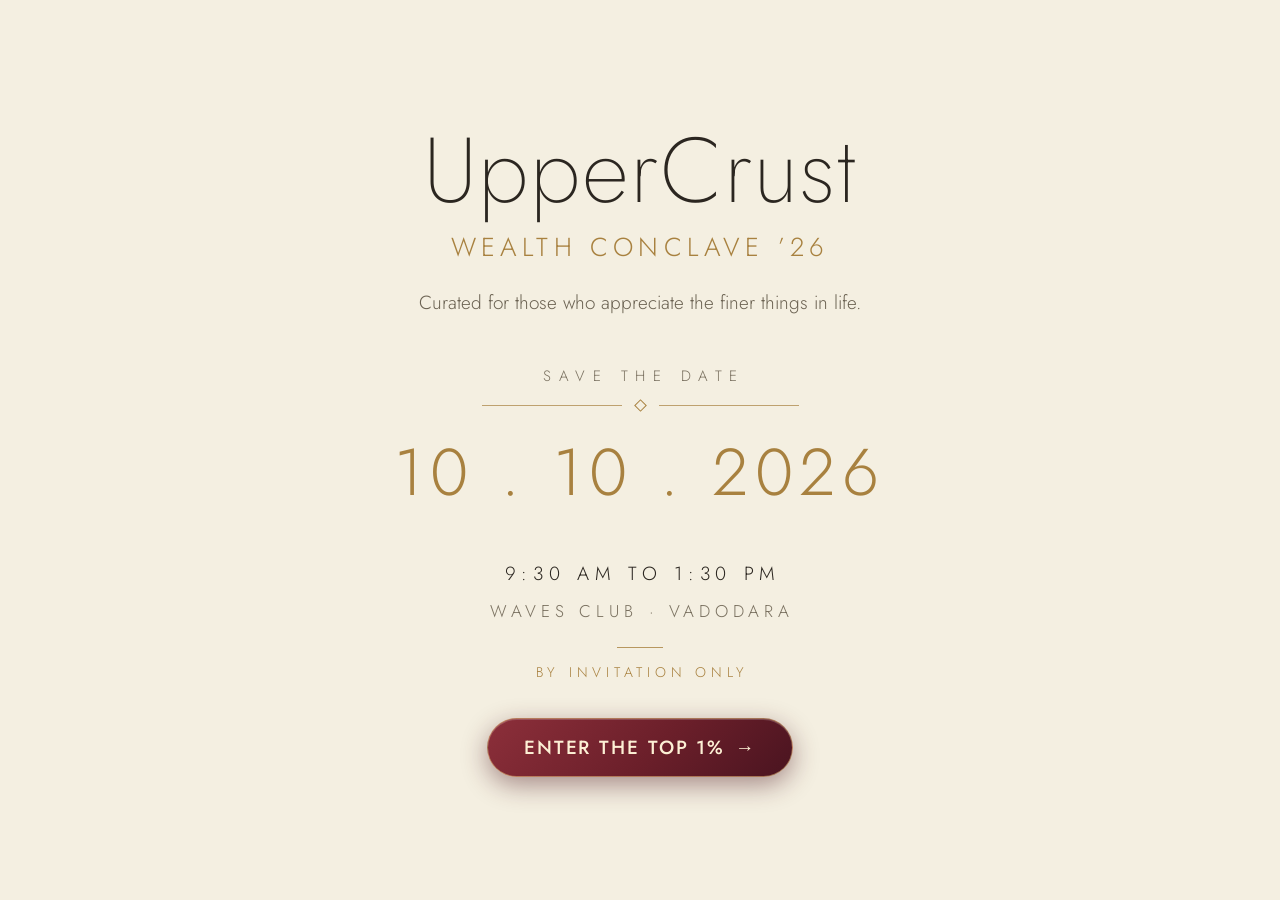
<file: index.html>
<!DOCTYPE html>
<html lang="en">
<head>
<meta charset="UTF-8">
<meta name="viewport" content="width=device-width, initial-scale=1.0">
<title>UpperCrust Wealth — The Conclave</title>
<meta name="description" content="Curated for those who appreciate the finer things in life. Vadodara, 10 October 2026.">
<link rel="preconnect" href="https://fonts.googleapis.com">
<link rel="preconnect" href="https://fonts.gstatic.com" crossorigin>
<link href="https://fonts.googleapis.com/css2?family=Jost:wght@200;300;400;500&display=swap" rel="stylesheet">
<link rel="stylesheet" href="assets/styles.css?v=7">
<style>
  /* ================= Cover (the "door") ================= */
  :root{
    --cover-bg:#f4efe1;
    --cover-ink:#2b2620;
    --cover-accent:#9c3a30;
    --cover-accent2:#6a4a8f;
    --cover-muted:#8c8375;
    --cover-line:rgba(43,38,32,.09);
  }
  html,body{background:var(--cover-bg);}
  /* While the cover/door is showing there's no vertical scrollbar reserving
     layout width — keeping 100vw and the leaves' percentage widths in exact
     agreement, which is what keeps the 4-way fold seams pixel-perfect.
     Scrolling comes back once the registration room is open (its form can
     run taller than one screen). */
  body{overflow-y:hidden;}
  body.room-open{overflow-y:auto;}

  #doorScene{position:fixed;inset:0;z-index:30;perspective:2200px;}
  .door-half{position:absolute;top:0;height:100%;width:50%;overflow:hidden;
    background:var(--cover-bg);transition:transform 2s cubic-bezier(.65,0,.35,1);}
  .door-half.door-left{left:0;}
  .door-half.door-right{right:0;}
  /* Percentage-based translate (relative to the half's OWN width, not a
     fixed px/vw value) so it slides fully clear regardless of screen
     size — including a foldable phone's screen resizing mid-transition
     when it's folded or unfolded. */
  #doorScene.open .door-left{transform:translateX(-100%);}
  #doorScene.open .door-right{transform:translateX(100%);}

  .cover-viewport{position:absolute;top:0;width:200%;height:100%;display:flex;
    align-items:center;justify-content:center;}

  .vlines{position:absolute;inset:0;pointer-events:none;}
  .vlines span{position:absolute;top:0;bottom:0;width:1px;background:var(--cover-line);}

  /* Cover typography: light geometric sans (Jost, Futura-style) on the ivory
     background, with gold accents */
  :root{--cover-gold:#a8813f;--cover-font:'Jost','Futura','Century Gothic','Avenir Next',sans-serif;}
  .cover-content{position:relative;z-index:1;text-align:center;width:100%;max-width:900px;box-sizing:border-box;padding:0 24px;
    font-family:var(--cover-font);font-weight:300;}
  .cover-title{font-family:var(--cover-font);font-weight:200;
    font-size:clamp(46px,9vw,92px);letter-spacing:.01em;color:var(--cover-ink);line-height:1.05;margin-bottom:8px;}
  .cover-subtitle{font-size:clamp(14px,2.6vw,26px);font-weight:300;letter-spacing:.2em;
    color:var(--cover-gold);margin-bottom:clamp(14px,2.4vh,26px);}
  .cover-tagline{font-size:clamp(14px,1.9vw,19px);font-weight:300;
    color:#6b6252;line-height:1.7;margin-bottom:clamp(22px,5vh,54px);}
  .cover-datewrap{margin-bottom:clamp(20px,4.5vh,46px);}
  .cover-label{font-size:clamp(11px,1.5vw,15px);letter-spacing:.5em;color:#7a7160;margin-bottom:14px;padding-left:.5em;}
  .cover-divider{display:flex;align-items:center;justify-content:center;gap:14px;margin-bottom:clamp(8px,1.6vh,16px);}
  .cover-divider span{display:block;width:clamp(50px,11vw,140px);height:1px;background:var(--cover-gold);opacity:.7;}
  .cover-divider i{display:block;width:9px;height:9px;border:1px solid var(--cover-gold);transform:rotate(45deg);}
  .cover-date{font-size:clamp(30px,6.4vw,66px);font-weight:300;letter-spacing:.1em;color:var(--cover-gold);white-space:nowrap;}
  .cover-time{font-size:clamp(13px,1.9vw,19px);letter-spacing:.3em;color:var(--cover-ink);margin-bottom:12px;padding-left:.3em;}
  .cover-venue{font-size:clamp(12px,1.7vw,17px);letter-spacing:.3em;color:#7a7160;margin-bottom:clamp(14px,2.6vh,24px);padding-left:.3em;}
  .cover-rule{width:46px;height:1px;background:var(--cover-gold);opacity:.8;margin:0 auto 14px;}
  .cover-invite{font-size:clamp(10px,1.4vw,14px);letter-spacing:.34em;color:var(--cover-gold);
    margin-bottom:clamp(20px,4vh,40px);padding-left:.34em;}

  .enter-room-link{position:relative;overflow:hidden;isolation:isolate;
    display:inline-flex;align-items:center;gap:10px;font-family:var(--cover-font);font-weight:500;
    font-size:clamp(15px,2vw,19px);letter-spacing:.1em;color:#fdf0d5;text-decoration:none;
    padding:15px 36px;border-radius:34px;border:1.5px solid rgba(230,192,127,.55);
    background:linear-gradient(135deg,#8c2f3a 0%,#6b1f2a 55%,#4a1420 100%);
    box-shadow:0 8px 26px rgba(74,20,32,.45),inset 0 1px 0 rgba(255,255,255,.18);
    transition:all .3s ease;cursor:pointer;}
  .enter-room-link::before{content:'';position:absolute;top:-60%;left:-80%;width:22%;height:220%;
    background:linear-gradient(100deg,transparent,rgba(255,224,158,.9),transparent);
    transform:rotate(20deg);animation:enter-shine 3s ease-in-out infinite;pointer-events:none;}
  @keyframes enter-shine{
    0%{left:-80%;}
    50%{left:130%;}
    100%{left:130%;}
  }
  .enter-room-link:hover,.enter-room-link.hovering{gap:16px;
    transform:translateY(-3px);filter:brightness(1.1);
    box-shadow:0 14px 34px rgba(74,20,32,.6),inset 0 1px 0 rgba(255,255,255,.22);}
  .enter-room-link:active{transform:translateY(-1px);}
  .enter-arrow{display:inline-block;transition:transform .3s ease;position:relative;z-index:1;}
  .enter-room-link:hover .enter-arrow,.enter-room-link.hovering .enter-arrow{transform:translateX(5px);}

  /* After a registration the CTA is replaced by the confirmation note */
  body.registered .enter-room-link{display:none;}
  .await-confirm{display:none;margin-top:6px;font-family:var(--cover-font);font-weight:300;
    font-size:clamp(13px,1.8vw,17px);letter-spacing:.06em;color:#6b6252;}
  body.registered .await-confirm{display:block;}


  /* ================= Room (registration) ================= */
  #room{visibility:hidden;}
  #room.visible{visibility:visible;}

  .form-card{width:100%;max-width:520px;padding:40px 38px;}
  .form-header{text-align:center;margin-bottom:22px;}
  .form-header h2{font-size:22px;color:var(--gold-text);letter-spacing:.5px;margin-bottom:8px;}
  .form-header p{font-size:12.5px;color:var(--text-dim);line-height:1.6;}

  .step-progress{margin-bottom:26px;}
  .step-progress-track{height:5px;background:rgba(125,87,38,.15);border-radius:3px;overflow:hidden;}
  .step-progress-fill{height:100%;width:12.5%;border-radius:3px;
    background:linear-gradient(90deg,var(--gold-2),var(--gold-3));transition:width .45s ease;}
  .step-progress-label{margin-top:7px;font-size:11px;letter-spacing:.5px;color:var(--text-faint);text-align:right;}

  .input-group{margin-bottom:15px;text-align:left;}
  .input-group label{display:block;font-size:12.5px;font-weight:600;letter-spacing:.6px;line-height:1.4;color:#2b2417;
    margin-bottom:6px;text-transform:uppercase;}
  .input-group input,.input-group select,.input-group textarea{
    width:100%;padding:12px 14px;background:linear-gradient(135deg,#f7ecd3,#f0dfb8);
    border:1px solid rgba(168,118,60,.4);
    border-radius:8px;color:#000;font-size:13.5px;outline:none;transition:all .25s ease;font-family:inherit;}
  .input-group input::placeholder,.input-group textarea::placeholder{color:rgba(0,0,0,.55);}
  .input-group textarea{resize:vertical;min-height:70px;}
  .input-group select option{background:#f7ecd3;color:#000;}
  .input-group input:focus,.input-group select:focus,.input-group textarea:focus{
    border-color:var(--gold-4);box-shadow:0 0 10px rgba(168,118,60,.3);background:linear-gradient(135deg,#fbf5e6,#f5e6c4);}

  .hp{position:absolute;left:-9999px;top:-9999px;opacity:0;height:0;width:0;overflow:hidden;}

  .form-step{display:none;}
  .form-step.active{display:block;animation:step-in .4s ease;}
  @keyframes step-in{
    from{opacity:0;transform:translateX(18px);}
    to{opacity:1;transform:translateX(0);}
  }
  .step-nav{display:flex;gap:10px;margin-top:6px;}
  .step-back-btn{flex:0 0 auto;}
  .step-next-btn{flex:1;}

  .submit-btn{width:100%;border-radius:8px;font-size:13px;letter-spacing:1px;margin-top:0;}
  .submit-btn[disabled]{cursor:wait;}
  .check-group{display:flex;flex-direction:column;gap:8px;}
  .input-group .check-group label.check-opt{display:flex;align-items:center;gap:12px;margin:0;padding:11px 14px;
    text-transform:none;letter-spacing:0;font-size:13.5px;font-weight:400;line-height:1.35;color:#2b2417;cursor:pointer;
    background:linear-gradient(135deg,#f7ecd3,#f0dfb8);border:1px solid rgba(168,118,60,.4);border-radius:8px;transition:all .2s ease;}
  .input-group .check-group label.check-opt:hover{background:linear-gradient(135deg,#fbf5e6,#f5e6c4);}
  .input-group .check-group label.check-opt:has(input:checked){border-color:var(--gold-4);background:linear-gradient(135deg,#fbf1d6,#f2dca6);box-shadow:0 0 8px rgba(168,118,60,.25);}
  .input-group .check-opt input[type=checkbox]{flex:none;width:18px;height:18px;padding:0;margin:0;background:none;box-shadow:none;border-radius:4px;accent-color:#a8813f;}
  .check-hint{font-size:11px;color:#7a7160;margin:-2px 0 8px;}
  .reveal-block{display:none;}
  .reveal-block.show{display:block;animation:revealIn .35s ease both;}
  @keyframes revealIn{from{opacity:0;transform:translateY(-6px);}to{opacity:1;transform:none;}}
  .step-next-btn{border-radius:8px;font-size:13px;letter-spacing:1px;padding:12px 20px;}

  .back-link{display:block;text-align:center;margin-top:18px;font-size:12px;color:var(--text-faint);
    text-decoration:none;cursor:pointer;}
  .back-link:hover{color:var(--gold-text);}

  .result-msg{display:none;text-align:center;font-size:13px;margin-top:14px;line-height:1.6;padding:12px;border-radius:8px;}
  .result-msg.success{color:#166534;background:rgba(74,222,128,.12);border:1px solid rgba(74,222,128,.3);}
  .result-msg.error{color:#991b1b;background:rgba(248,113,113,.1);border:1px solid rgba(248,113,113,.3);}

  #regForm.submitted .form-step,
  #regForm.submitted .step-progress,
  #regForm.submitted .back-link{display:none;}
  .submitted-panel{display:none;text-align:center;}
  #regForm.submitted .submitted-panel{display:block;}
  .submitted-panel .check{font-size:40px;color:var(--gold-text);margin-bottom:10px;}
  .submitted-panel h3{font-size:19px;color:var(--gold-text);margin-bottom:10px;letter-spacing:.3px;}
  .submitted-panel p{font-size:13px;color:var(--text-dim);line-height:1.7;}

  .coin-shower{position:fixed;inset:0;z-index:60;pointer-events:none;overflow:hidden;}
  .shower-coin{position:absolute;top:-40px;border-radius:50%;
    background:radial-gradient(circle at 30% 26%,
      #fffaea 0%, #fff0bd 10%, #f6d383 26%, #e0ab5c 44%,
      #c1893f 62%, #96692a 80%, #6e4c1c 94%, #52380f 100%);
    box-shadow:
      0 4px 8px rgba(50,32,8,.5),
      0 1px 0 1px rgba(120,80,25,.6),
      inset 0 2px 2px rgba(255,255,255,.85),
      inset 0 -3px 4px rgba(70,45,12,.65);
    animation-name:coin-fall;animation-timing-function:ease-in;animation-fill-mode:forwards;}
  .shower-coin::after{content:'';position:absolute;inset:16%;border-radius:50%;
    border:1px solid rgba(255,248,220,.5);
    box-shadow:inset 0 1px 1px rgba(255,255,255,.55),inset 0 -1px 2px rgba(60,38,10,.55);}
  @keyframes coin-fall{
    0%{transform:translateY(-10vh) rotate(0deg);opacity:0;}
    8%{opacity:1;}
    100%{transform:translateY(110vh) rotate(var(--rot));opacity:1;}
  }
  .thanks-overlay{position:fixed;inset:0;z-index:59;display:flex;flex-direction:column;align-items:center;justify-content:center;
    text-align:center;padding:0 24px;pointer-events:none;opacity:0;background:var(--cover-bg);
    font-family:var(--cover-font);transition:opacity 1s ease;}
  .thanks-overlay.show{opacity:1;transition:opacity 1.6s ease;}
  .thanks-overlay .thanks-text{font-family:var(--cover-font);font-weight:200;font-size:clamp(34px,7vw,64px);letter-spacing:.25em;
    text-transform:uppercase;color:#2a2620;padding-left:.25em;
    opacity:0;transform:scale(.92);transition:opacity .8s ease,transform .8s cubic-bezier(.2,.8,.2,1);}
  .thanks-overlay .thanks-sub{margin-top:18px;font-weight:300;font-size:clamp(13px,2.4vw,18px);letter-spacing:.06em;
    color:#5c5548;line-height:1.6;max-width:32em;opacity:0;transition:opacity .8s ease;}
  .thanks-overlay.show .thanks-text{opacity:1;transform:scale(1);transition-delay:.9s;}
  .thanks-overlay.show .thanks-sub{opacity:1;transition-delay:1.4s;}
</style>
</head>
<body>

  <!-- ================= The room: registration wizard, hidden behind the door ================= -->
  <div id="room">
    <div id="wave-bg">
      <svg viewBox="0 0 1440 800" preserveAspectRatio="none" xmlns="http://www.w3.org/2000/svg">
        <defs>
          <linearGradient id="wg1" x1="0" y1="0" x2="1" y2="1">
            <stop offset="0%" stop-color="#fffdf8"/>
            <stop offset="100%" stop-color="#f2ddac"/>
          </linearGradient>
          <linearGradient id="wg2" x1="0" y1="0" x2="1" y2="1">
            <stop offset="0%" stop-color="#eec583"/>
            <stop offset="100%" stop-color="#c89a56"/>
          </linearGradient>
          <linearGradient id="wg3" x1="0" y1="0" x2="1" y2="1">
            <stop offset="0%" stop-color="#dcab5e"/>
            <stop offset="100%" stop-color="#b3823c"/>
          </linearGradient>
          <linearGradient id="wg4" x1="0" y1="0" x2="1" y2="1">
            <stop offset="0%" stop-color="#a8763c"/>
            <stop offset="100%" stop-color="#7d5726"/>
          </linearGradient>
        </defs>
        <path class="wv1" fill="url(#wg1)" opacity="0.9" d="M0,240 C240,170 480,310 720,240 C960,170 1200,310 1440,240 L1440,800 L0,800 Z"/>
        <path class="wv2" fill="url(#wg2)" opacity="0.85" d="M0,370 C260,300 420,440 680,380 C920,320 1180,460 1440,390 L1440,800 L0,800 Z"/>
        <path class="wv3" fill="url(#wg3)" opacity="0.82" d="M0,510 C240,590 480,450 720,510 C960,570 1200,430 1440,500 L1440,800 L0,800 Z"/>
        <path class="wv4" fill="url(#wg4)" opacity="0.8" d="M0,650 C260,580 480,700 740,650 C980,605 1200,715 1440,660 L1440,800 L0,800 Z"/>
      </svg>
    </div>

    <div class="content-overlay">
      <nav>
        <div class="nav-logo"><img src="assets/ucw-logo.png" alt="UpperCrust Wealth"></div>
        <div class="nav-links">
          <a class="link-ghost" id="navCloseLink" href="#">← Back to Overview</a>
        </div>
      </nav>

      <div class="page">
        <div class="form-card card reveal is-visible">
          <div class="form-header">
            <h2>Request an Invitation</h2>
            <p>UpperCrust Wealth Conclave · 2026 Edition</p>
          </div>

          <form id="regForm" autocomplete="off">
            <!-- honeypot field -->
            <div class="hp"><label>Leave blank</label><input type="text" name="website" tabindex="-1" autocomplete="off"></div>

            <div class="step-progress">
              <div class="step-progress-track"><div class="step-progress-fill" id="stepProgressFill"></div></div>
              <div class="step-progress-label" id="stepProgressLabel">Step 1 of 7</div>
            </div>

            <div class="form-step active" data-step="0">
              <div class="input-group">
                <label for="fullName">May I ask your name?</label>
                <input type="text" id="fullName" required>
              </div>
              <div class="step-nav">
                <button type="button" class="cta-btn step-next-btn">Next</button>
              </div>
            </div>

            <div class="form-step" data-step="1">
              <div class="input-group">
                <label for="phone">Where can we reach you directly? - phone number</label>
                <input type="tel" id="phone" required inputmode="numeric" pattern="[0-9]{10}" maxlength="10" title="Enter a 10-digit phone number">
              </div>
              <div class="step-nav">
                <button type="button" class="ghost-btn step-back-btn">Back</button>
                <button type="button" class="cta-btn step-next-btn">Next</button>
              </div>
            </div>

            <div class="form-step" data-step="2">
              <div class="input-group">
                <label for="email">Where shall correspondence find you? - Email</label>
                <input type="email" id="email" required pattern="[^\s@]+@[^\s@]+\.[^\s@]+" title="Please enter a full email address, e.g. name@company.com" autocomplete="email">
              </div>
              <div class="step-nav">
                <button type="button" class="ghost-btn step-back-btn">Back</button>
                <button type="button" class="cta-btn step-next-btn">Next</button>
              </div>
            </div>

            <div class="form-step" data-step="3">
              <div class="input-group">
                <label for="capitalPriority">When you decide where to invest your money, what matters most to you?</label>
                <select id="capitalPriority" required>
                  <option value="" disabled selected>Select one</option>
                  <option value="Strong belief in the idea">Strong belief in the idea</option>
                  <option value="Protecting my money from losses">Protecting my money from losses</option>
                  <option value="Steady growth over the years">Steady growth over the years</option>
                  <option value="Access to opportunities others don't get">Access to opportunities others don't get</option>
                  <option value="Being able to act quickly">Being able to act quickly</option>
                </select>
              </div>
              <div class="step-nav">
                <button type="button" class="ghost-btn step-back-btn">Back</button>
                <button type="button" class="cta-btn step-next-btn">Next</button>
              </div>
            </div>

            <div class="form-step" data-step="4">
              <div class="input-group">
                <label id="capitalLocationLabel">Where is most of your money invested today?</label>
                <div class="check-hint">Tick all that apply</div>
                <div class="check-group" id="capitalLocationGroup" role="group" aria-labelledby="capitalLocationLabel">
                  <label class="check-opt"><input type="checkbox" name="capitalLocation" value="Only stocks" data-group="1"><span>Only stocks</span></label>
                  <label class="check-opt"><input type="checkbox" name="capitalLocation" value="Stocks and mutual funds (public markets)"><span>Stocks and mutual funds (public markets)</span></label>
                  <label class="check-opt"><input type="checkbox" name="capitalLocation" value="Fixed income and bonds"><span>Fixed income and bonds</span></label>
                  <label class="check-opt"><input type="checkbox" name="capitalLocation" value="Mostly gold and silver"><span>Mostly gold and silver</span></label>
                  <label class="check-opt"><input type="checkbox" name="capitalLocation" value="Direct investing in start-ups"><span>Direct investing in start-ups</span></label>
                  <label class="check-opt"><input type="checkbox" name="capitalLocation" value="Real estate"><span>Real estate</span></label>
                </div>
              </div>
              <div class="step-nav">
                <button type="button" class="ghost-btn step-back-btn">Back</button>
                <button type="button" class="cta-btn step-next-btn">Next</button>
              </div>
            </div>

            <div class="form-step" data-step="5">
              <div class="input-group">
                <label for="capitalScale">Roughly how much money do you manage or invest today?</label>
                <select id="capitalScale" required>
                  <option value="" disabled selected>Select one</option>
                  <option value="Under ₹1 Cr">Under ₹1 Cr</option>
                  <option value="₹1 Cr – ₹5 Cr">₹1 Cr – ₹5 Cr</option>
                  <option value="₹5 Cr – ₹25 Cr">₹5 Cr – ₹25 Cr</option>
                  <option value="₹25 Cr and above">₹25 Cr and above</option>
                </select>
              </div>
              <div class="step-nav">
                <button type="button" class="ghost-btn step-back-btn">Back</button>
                <button type="button" class="cta-btn step-next-btn">Next</button>
              </div>
            </div>

            <div class="form-step" data-step="6">
              <div class="input-group">
                <label for="eveningIntent">What would make this morning worth your time?</label>
                <select id="eveningIntent" required>
                  <option value="" disabled selected>Select one</option>
                  <option value="New investment opportunities">New investment opportunities</option>
                  <option value="Fresh ideas and perspectives">Fresh ideas and perspectives</option>
                  <option value="The people I will meet in the room">The people I will meet in the room</option>
                  <option value="A specific introduction">A specific introduction (someone I'd like to meet)</option>
                </select>
              </div>
              <div class="step-nav">
                <button type="button" class="ghost-btn step-back-btn">Back</button>
                <button type="button" class="cta-btn step-next-btn">Next</button>
              </div>
            </div>

            <div class="form-step" data-step="7">
              <div class="input-group">
                <label for="referredBy">Who referred you?</label>
                <select id="referredBy" required>
                  <option value="" disabled selected>Select one</option>
                  <option value="UpperCrust Wealth employee">UpperCrust Wealth employee</option>
                  <option value="Your friend">Your friend</option>
                  <option value="None">None</option>
                </select>
              </div>
              <div class="input-group reveal-block" id="referrerBlock">
                <label for="referrerName">By who? - Name</label>
                <input type="text" id="referrerName" disabled>
              </div>
              <div class="input-group reveal-block" id="socialBlock">
                <label for="socialMedia">How did you find us?</label>
                <select id="socialMedia" disabled>
                  <option value="" disabled selected>Select one</option>
                  <option value="Instagram">Instagram</option>
                  <option value="Facebook">Facebook</option>
                  <option value="LinkedIn">LinkedIn</option>
                </select>
              </div>
              <div class="step-nav">
                <button type="button" class="ghost-btn step-back-btn">Back</button>
                <button type="submit" class="submit-btn step-next-btn" id="submitBtn" style="display:none">Submit Application</button>
              </div>
            </div>


            <a href="#" class="back-link" id="backLink">← Back to overview</a>

            <div id="errorMsg" class="result-msg error">
              Something went wrong sending your application. Please try again, or email
              events@uppercrustwealth.com directly.
            </div>
          </form>
        </div>
      </div>
    </div>
  </div>

  <div id="thanksOverlay" class="thanks-overlay"><div class="thanks-text">Thank You</div><div class="thanks-sub">Await your confirmation &mdash; our team will reach out to you.</div></div>

  <!-- ================= The door: cover screen, duplicated left/right for the split-open slide effect ================= -->
  <div id="doorScene">
    <div class="door-half door-left">
      <div class="cover-viewport" style="left:0;">
            <div class="cover-content">
              <h1 class="cover-title">UpperCrust</h1>
              <div class="cover-subtitle">WEALTH CONCLAVE &rsquo;26</div>
              <p class="cover-tagline">Curated for those who appreciate the finer things in life.</p>
              <div class="cover-datewrap">
                <div class="cover-label">SAVE THE DATE</div>
                <div class="cover-divider"><span></span><i></i><span></span></div>
                <div class="cover-date">10 . 10 . 2026</div>
              </div>
              <div class="cover-time">9:30 AM TO 1:30 PM</div>
              <div class="cover-venue">WAVES CLUB &middot; VADODARA</div>
              <div class="cover-rule"></div>
              <div class="cover-invite">BY INVITATION ONLY</div>
              <a href="#" class="enter-room-link">ENTER THE TOP 1% <span class="enter-arrow">→</span></a>
              <div class="await-confirm">Await your confirmation &mdash; our team will reach out to you.</div>
            </div>
      </div>
    </div>
    <div class="door-half door-right">
      <div class="cover-viewport" style="right:0;">
            <div class="cover-content">
              <h1 class="cover-title">UpperCrust</h1>
              <div class="cover-subtitle">WEALTH CONCLAVE &rsquo;26</div>
              <p class="cover-tagline">Curated for those who appreciate the finer things in life.</p>
              <div class="cover-datewrap">
                <div class="cover-label">SAVE THE DATE</div>
                <div class="cover-divider"><span></span><i></i><span></span></div>
                <div class="cover-date">10 . 10 . 2026</div>
              </div>
              <div class="cover-time">9:30 AM TO 1:30 PM</div>
              <div class="cover-venue">WAVES CLUB &middot; VADODARA</div>
              <div class="cover-rule"></div>
              <div class="cover-invite">BY INVITATION ONLY</div>
              <a href="#" class="enter-room-link">ENTER THE TOP 1% <span class="enter-arrow">→</span></a>
              <div class="await-confirm">Await your confirmation &mdash; our team will reach out to you.</div>
            </div>
      </div>
    </div>
  </div>

  <script>
    // ---- Door open/close: reveals the registration room without a page navigation ----
    const doorScene = document.getElementById('doorScene');
    const room = document.getElementById('room');

    function openDoor() {
      room.classList.add('visible');
      document.body.classList.add('room-open');
      doorScene.classList.add('open');
      doorScene.style.pointerEvents = 'none';
    }
    function closeDoor() {
      doorScene.style.pointerEvents = '';
      doorScene.classList.remove('open');
      setTimeout(() => {
        room.classList.remove('visible');
        document.body.classList.remove('room-open');
      }, 2100);
    }
    const enterLinks = document.querySelectorAll('.enter-room-link');
    enterLinks.forEach((el) => {
      el.addEventListener('click', (e) => { e.preventDefault(); openDoor(); });
      // the cover is split into two DOM copies for the door effect, so a
      // real :hover only fires on whichever half the cursor is over —
      // mirror it onto both copies so the reconstructed button hovers as one
      el.addEventListener('mouseenter', () => enterLinks.forEach((l) => l.classList.add('hovering')));
      el.addEventListener('mouseleave', () => enterLinks.forEach((l) => l.classList.remove('hovering')));
    });
    document.getElementById('navCloseLink').addEventListener('click', (e) => { e.preventDefault(); closeDoor(); });
    document.getElementById('backLink').addEventListener('click', (e) => { e.preventDefault(); closeDoor(); });

    // ---- Apps Script Web App endpoint (see apps-script/Code.gs + SETUP.md) ----
    const ENDPOINT_URL = "https://script.google.com/macros/s/AKfycbz_fEoEaNBCcx1-XPOtqDesTr5j4kyJITNfwz4aFbGQ2FU_0UfWBBt3fHf0aFYI0Eo/exec";

    const form = document.getElementById('regForm');
    const submitBtn = document.getElementById('submitBtn');
    const errorMsg = document.getElementById('errorMsg');
    const thanksOverlay = document.getElementById('thanksOverlay');

    // ---- Step wizard: reveal one field at a time ----
    const steps = Array.from(document.querySelectorAll('.form-step'));
    const totalSteps = steps.length;
    const progressFill = document.getElementById('stepProgressFill');
    const progressLabel = document.getElementById('stepProgressLabel');
    let current = 0;

    function showStep(i) {
      steps.forEach((s, idx) => s.classList.toggle('active', idx === i));
      progressFill.style.width = ((i + 1) / totalSteps) * 100 + '%';
      progressLabel.textContent = `Step ${i + 1} of ${totalSteps}`;
      const field = steps[i].querySelector('input, select, textarea');
      if (field) setTimeout(() => field.focus(), 50);
    }

    function goNext() {
      const field = steps[current].querySelector('input, select, textarea');
      if (field && (field.hasAttribute('required') || field.dataset.group) && !field.checkValidity()) {
        field.reportValidity();
        return;
      }
      if (current < totalSteps - 1) {
        current++;
        showStep(current);
      }
    }

    function goBack() {
      if (current > 0) {
        current--;
        showStep(current);
      }
    }

    steps.forEach((step) => {
      const nextBtn = step.querySelector('.step-next-btn:not([type="submit"])');
      const backBtn = step.querySelector('.step-back-btn');
      if (nextBtn) nextBtn.addEventListener('click', goNext);
      if (backBtn) backBtn.addEventListener('click', goBack);
      const input = step.querySelector('input');
      if (input) {
        input.addEventListener('keydown', (e) => {
          if (e.key === 'Enter') {
            e.preventDefault();
            if (current === totalSteps - 1) { if (submitBtn.style.display !== 'none') form.requestSubmit(); }
            else goNext();
          }
        });
      }
    });

    // ---- Phone: keep only the 10 useful digits (strips spaces, +91 country
    // code, and a leading 0 that some autofills add) so validation and the
    // payload always carry a clean 10-digit number ----
    const phoneInput = document.getElementById('phone');
    if (phoneInput) {
      phoneInput.addEventListener('input', () => {
        let digits = phoneInput.value.replace(/\D/g, '').replace(/^0+/, '');
        if (digits.length > 10) digits = digits.slice(-10);
        phoneInput.value = digits;
      });
    }

    showStep(0);
    // ---- "Where is your money invested" is a tick-all-that-apply group ----
    const locBoxes = Array.from(document.querySelectorAll('input[name="capitalLocation"]'));
    function updateLocation() {
      const any = locBoxes.some((b) => b.checked);
      locBoxes[0].setCustomValidity(any ? '' : 'Please tick at least one option');
    }
    locBoxes.forEach((b) => b.addEventListener('change', updateLocation));
    form.addEventListener('reset', () => setTimeout(updateLocation, 0));
    updateLocation();

    // ---- Referral step: "Who referred you?" -> follow-up question, then Submit ----
    const referredBy = document.getElementById('referredBy');
    const referrerBlock = document.getElementById('referrerBlock');
    const referrerName = document.getElementById('referrerName');
    const socialBlock = document.getElementById('socialBlock');
    const socialMedia = document.getElementById('socialMedia');
    function updateReferral() {
      const v = referredBy.value;
      const isPerson = v === 'UpperCrust Wealth employee' || v === 'Your friend';
      const isNone = v === 'None';
      referrerBlock.classList.toggle('show', isPerson);
      referrerName.disabled = !isPerson;
      referrerName.required = isPerson;
      socialBlock.classList.toggle('show', isNone);
      socialMedia.disabled = !isNone;
      socialMedia.required = isNone;
      const ready = (isPerson && referrerName.value.trim() !== '') || (isNone && socialMedia.value !== '');
      submitBtn.style.display = ready ? '' : 'none';
    }
    ['change', 'input'].forEach((ev) => {
      referredBy.addEventListener(ev, updateReferral);
      referrerName.addEventListener(ev, updateReferral);
      socialMedia.addEventListener(ev, updateReferral);
    });
    form.addEventListener('reset', () => setTimeout(updateReferral, 0));
    updateReferral();


    // ---- Coin shower + "Thank You" celebration on successful submit ----
    const SHOWER_DURATION_MS = 4000;
    const THANKS_HOLD_MS = 6000; // how long the Thank You screen stays before the doors close
    function spawnCoinShower(count) {
      const layer = document.createElement('div');
      layer.className = 'coin-shower';
      document.body.appendChild(layer);
      for (let i = 0; i < count; i++) {
        const coin = document.createElement('div');
        coin.className = 'shower-coin';
        const size = 12 + Math.random() * 14;
        const duration = 2.2 + Math.random() * 1.6;
        const delay = Math.random() * 1.1;
        const rotDeg = (Math.random() > 0.5 ? 1 : -1) * (280 + Math.random() * 260);
        coin.style.left = Math.random() * 100 + 'vw';
        coin.style.width = size + 'px';
        coin.style.height = size + 'px';
        coin.style.animationDuration = duration + 's';
        coin.style.animationDelay = delay + 's';
        coin.style.setProperty('--rot', rotDeg + 'deg');
        layer.appendChild(coin);
      }
      setTimeout(() => layer.remove(), 4200);
    }

    function celebrateSuccess() {
      spawnCoinShower(46);
      setTimeout(() => spawnCoinShower(30), 400);
      thanksOverlay.classList.add('show');
      form.classList.add('submitted');

      // continuous vibration for the whole shower
      if (navigator.vibrate) navigator.vibrate(SHOWER_DURATION_MS);

      // once the shower has played out, fold the doors shut again on their
      // own — swap the CTA for "Save the Date" so a returning visitor sees
      // they're already registered. A page reload has no memory of this
      // (nothing is persisted), so it always starts fresh from the cover.
      setTimeout(() => {
        document.body.classList.add('registered');
        closeDoor();
        // the overlay is the same colour as the doors, so it can stay up until
        // they have closed and then fade away, revealing the cover
        setTimeout(() => thanksOverlay.classList.remove('show'), 2300);
      }, THANKS_HOLD_MS);
    }

    // Under heavy load Apps Script can be slow or drop a request, so every
    // attempt has a timeout and is retried with a short back-off. Retrying is
    // safe: the backend ignores a repeat submission from the same email.
    function postWithRetry(payload) {
      const MAX_ATTEMPTS = 6, TIMEOUT_MS = 30000;
      const body = JSON.stringify(payload);
      let attempt = 0;
      const slowTimer = setTimeout(() => {
        submitBtn.textContent = 'Still submitting… please wait';
      }, 8000);
      const tryOnce = () => {
        attempt++;
        const ctrl = new AbortController();
        const timer = setTimeout(() => ctrl.abort(), TIMEOUT_MS);
        // text/plain avoids a CORS preflight against Apps Script web apps
        return fetch(ENDPOINT_URL, {
          method: 'POST',
          headers: { 'Content-Type': 'text/plain;charset=utf-8' },
          body: body,
          signal: ctrl.signal
        })
          .then(async (res) => {
            clearTimeout(timer);
            if (res.status >= 500 && attempt < MAX_ATTEMPTS) throw new Error('retry');
            // the server answers {result:'busy'} when too many people submit at once
            let busy = false;
            try { busy = JSON.parse(await res.clone().text()).result === 'busy'; } catch (e) {}
            if (busy && attempt < MAX_ATTEMPTS) throw new Error('retry');
            if (busy) throw new Error('busy');
            return res;
          })
          .catch((err) => {
            clearTimeout(timer);
            if (attempt >= MAX_ATTEMPTS) throw err;
            const wait = 1000 * attempt + Math.random() * 1500;
            return new Promise((r) => setTimeout(r, wait)).then(tryOnce);
          });
      };
      return tryOnce().finally(() => clearTimeout(slowTimer));
    }

    form.addEventListener('submit', function (e) {
      e.preventDefault();
      errorMsg.style.display = 'none';

      // honeypot check
      if (form.website.value) return;

      if (ENDPOINT_URL.indexOf('PASTE_YOUR') === 0) {
        errorMsg.textContent = 'Form is not connected to a database yet — see SETUP.md (ENDPOINT_URL in register.html).';
        errorMsg.style.display = 'block';
        return;
      }

      const payload = {
        fullName: document.getElementById('fullName').value.trim(),
        phone: document.getElementById('phone').value.trim(),
        email: document.getElementById('email').value.trim(),
        capitalPriority: document.getElementById('capitalPriority').value,
        capitalLocation: locBoxes.filter((b) => b.checked).map((b) => b.value).join(', '),
        capitalScale: document.getElementById('capitalScale').value,
        eveningIntent: document.getElementById('eveningIntent').value,
        referredBy: referredBy.value,
        referrerName: referrerName.disabled ? '' : referrerName.value.trim(),
        socialMedia: socialMedia.disabled ? '' : socialMedia.value,
        source: 'conclave-site',
        submittedAt: new Date().toISOString()
      };

      submitBtn.disabled = true;
      submitBtn.textContent = 'Submitting…';

      // text/plain avoids a CORS preflight against Apps Script web apps
      postWithRetry(payload)
        .then(async (res) => {
          // Apps Script writes the row to the Sheet before it finishes
          // sending a response, and its response occasionally isn't valid
          // JSON by the time it reaches fetch (a cold-start/redirect quirk
          // on Google's side) even though the write already succeeded. So:
          // a genuine HTTP failure is always an error, but an unparseable
          // body on an otherwise-OK response is treated as success rather
          // than incorrectly showing an error after the data was saved.
          let data = null;
          try {
            data = JSON.parse(await res.text());
          } catch (parseErr) {
            data = res.ok ? { result: 'success' } : { result: 'error', error: 'HTTP ' + res.status };
          }
          if (data && data.result === 'error') {
            throw new Error(data.error || 'Unknown error');
          }
          form.reset();
          celebrateSuccess();
        })
        .catch((err) => {
          // short reason code so a failure can be diagnosed from a screenshot
          console.error('Submit failed:', err);
          let ref = document.getElementById('errorRef');
          if (!ref) {
            ref = document.createElement('div');
            ref.id = 'errorRef';
            ref.style.cssText = 'margin-top:6px;font-size:10px;opacity:.6;';
            errorMsg.appendChild(ref);
          }
          ref.textContent = 'Ref: ' + ((err && (err.name + ': ' + err.message)) || 'unknown').slice(0, 80);
          errorMsg.style.display = 'block';
        })
        .finally(() => {
          submitBtn.disabled = false;
          submitBtn.textContent = 'Submit Application';
        });
    });
  </script>
</body>
</html>
</file>
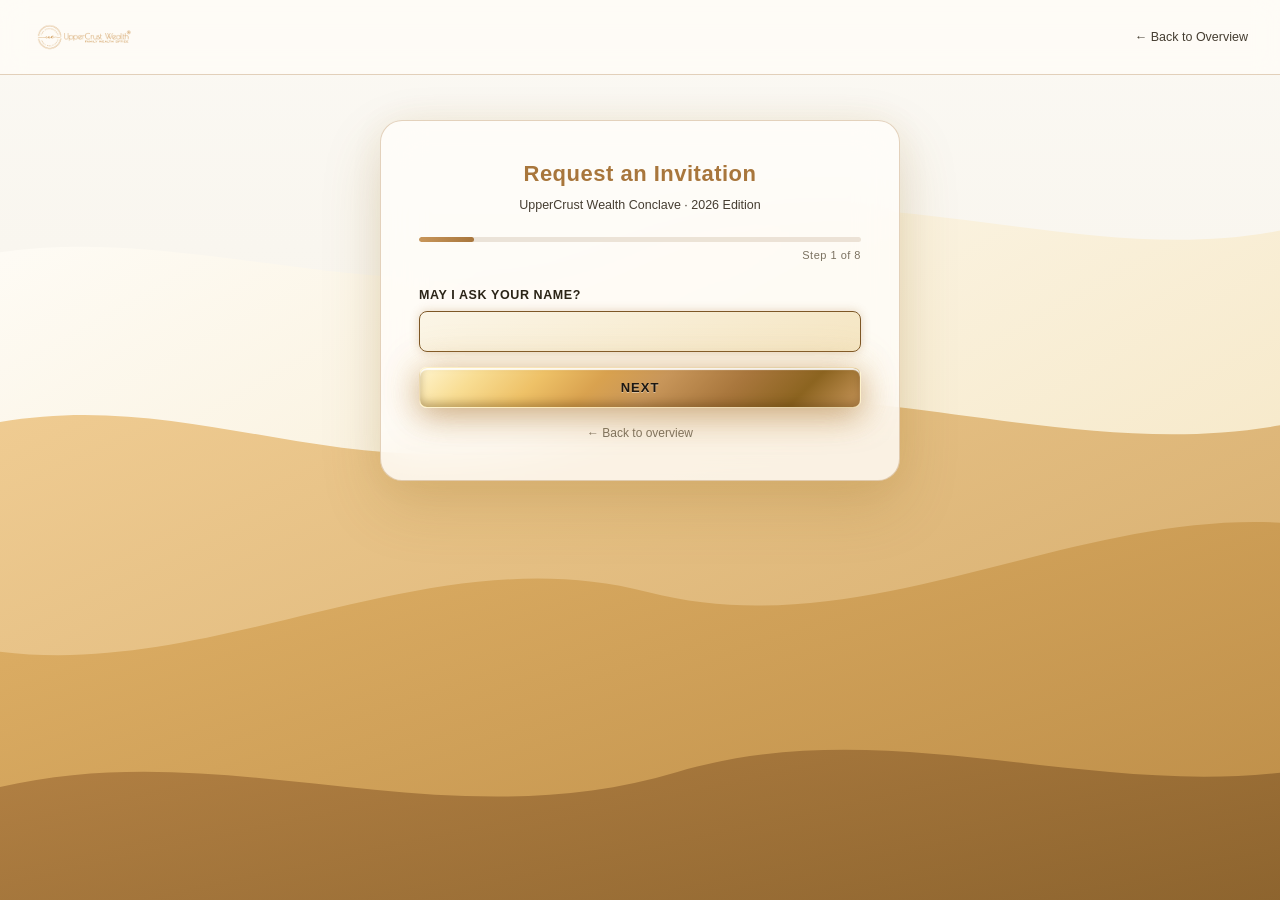
<file: register.html>
<!DOCTYPE html>
<html lang="en">
<head>
<meta charset="UTF-8">
<meta name="viewport" content="width=device-width, initial-scale=1.0">
<title>Request an Invitation — UpperCrust Wealth Conclave</title>
<link rel="stylesheet" href="assets/styles.css?v=7">
<style>
  .form-card{width:100%;max-width:520px;padding:40px 38px;}
  .form-header{text-align:center;margin-bottom:22px;}
  .form-header h2{font-size:22px;color:var(--gold-text);letter-spacing:.5px;margin-bottom:8px;}
  .form-header p{font-size:12.5px;color:var(--text-dim);line-height:1.6;}

  /* ---- Step progress ---- */
  .step-progress{margin-bottom:26px;}
  .step-progress-track{height:5px;background:rgba(125,87,38,.15);border-radius:3px;overflow:hidden;}
  .step-progress-fill{height:100%;width:12.5%;border-radius:3px;
    background:linear-gradient(90deg,var(--gold-2),var(--gold-3));transition:width .45s ease;}
  .step-progress-label{margin-top:7px;font-size:11px;letter-spacing:.5px;color:var(--text-faint);text-align:right;}

  .input-group{margin-bottom:15px;text-align:left;}
  .input-group label{display:block;font-size:12.5px;font-weight:600;letter-spacing:.6px;line-height:1.4;color:#2b2417;
    margin-bottom:6px;text-transform:uppercase;}
  .input-group input,.input-group select,.input-group textarea{
    width:100%;padding:12px 14px;background:linear-gradient(135deg,#f7ecd3,#f0dfb8);
    border:1px solid rgba(168,118,60,.4);
    border-radius:8px;color:#000;font-size:13.5px;outline:none;transition:all .25s ease;font-family:inherit;}
  .input-group input::placeholder,.input-group textarea::placeholder{color:rgba(0,0,0,.55);}
  .input-group textarea{resize:vertical;min-height:70px;}
  .input-group select option{background:#f7ecd3;color:#000;}
  .input-group input:focus,.input-group select:focus,.input-group textarea:focus{
    border-color:var(--gold-4);box-shadow:0 0 10px rgba(168,118,60,.3);background:linear-gradient(135deg,#fbf5e6,#f5e6c4);}

  /* honeypot — hidden from real users, catches simple bots */
  .hp{position:absolute;left:-9999px;top:-9999px;opacity:0;height:0;width:0;overflow:hidden;}

  /* ---- Step wizard: one field visible at a time ---- */
  .form-step{display:none;}
  .form-step.active{display:block;animation:step-in .4s ease;}
  @keyframes step-in{
    from{opacity:0;transform:translateX(18px);}
    to{opacity:1;transform:translateX(0);}
  }
  .step-nav{display:flex;gap:10px;margin-top:6px;}
  .step-back-btn{flex:0 0 auto;}
  .step-next-btn{flex:1;}

  /* base shiny gold styling comes from styles.css's shared .submit-btn rule */
  .submit-btn{width:100%;border-radius:8px;font-size:13px;letter-spacing:1px;margin-top:0;}
  .submit-btn[disabled]{cursor:wait;}
  .check-group{display:flex;flex-direction:column;gap:8px;}
  .input-group .check-group label.check-opt{display:flex;align-items:center;gap:12px;margin:0;padding:11px 14px;
    text-transform:none;letter-spacing:0;font-size:13.5px;font-weight:400;line-height:1.35;color:#2b2417;cursor:pointer;
    background:linear-gradient(135deg,#f7ecd3,#f0dfb8);border:1px solid rgba(168,118,60,.4);border-radius:8px;transition:all .2s ease;}
  .input-group .check-group label.check-opt:hover{background:linear-gradient(135deg,#fbf5e6,#f5e6c4);}
  .input-group .check-group label.check-opt:has(input:checked){border-color:var(--gold-4);background:linear-gradient(135deg,#fbf1d6,#f2dca6);box-shadow:0 0 8px rgba(168,118,60,.25);}
  .input-group .check-opt input[type=checkbox]{flex:none;width:18px;height:18px;padding:0;margin:0;background:none;box-shadow:none;border-radius:4px;accent-color:#a8813f;}
  .check-hint{font-size:11px;color:#7a7160;margin:-2px 0 8px;}
  .reveal-block{display:none;}
  .reveal-block.show{display:block;animation:revealIn .35s ease both;}
  @keyframes revealIn{from{opacity:0;transform:translateY(-6px);}to{opacity:1;transform:none;}}
  .step-next-btn{border-radius:8px;font-size:13px;letter-spacing:1px;padding:12px 20px;}

  .back-link{display:block;text-align:center;margin-top:18px;font-size:12px;color:var(--text-faint);text-decoration:none;}
  .back-link:hover{color:var(--gold-text);}

  .result-msg{display:none;text-align:center;font-size:13px;margin-top:14px;line-height:1.6;padding:12px;border-radius:8px;}
  .result-msg.success{color:#166534;background:rgba(74,222,128,.12);border:1px solid rgba(74,222,128,.3);}
  .result-msg.error{color:#991b1b;background:rgba(248,113,113,.1);border:1px solid rgba(248,113,113,.3);}

  /* ---- Submitted state: form fades out, thank-you copy replaces it ---- */
  #regForm.submitted .form-step,
  #regForm.submitted .step-progress{display:none;}
  .submitted-panel{display:none;text-align:center;}
  #regForm.submitted .submitted-panel{display:block;}
  .submitted-panel .check{font-size:40px;color:var(--gold-text);margin-bottom:10px;}
  .submitted-panel h3{font-size:19px;color:var(--gold-text);margin-bottom:10px;letter-spacing:.3px;}
  .submitted-panel p{font-size:13px;color:var(--text-dim);line-height:1.7;}

  /* ---- Coin shower celebration ---- */
  .coin-shower{position:fixed;inset:0;z-index:60;pointer-events:none;overflow:hidden;}
  /* layered gradient + rim ring + strong highlight/shadow pairing reads as a
     minted, embossed disc rather than a flat gradient circle */
  .shower-coin{position:absolute;top:-40px;border-radius:50%;
    background:radial-gradient(circle at 30% 26%,
      #fffaea 0%, #fff0bd 10%, #f6d383 26%, #e0ab5c 44%,
      #c1893f 62%, #96692a 80%, #6e4c1c 94%, #52380f 100%);
    box-shadow:
      0 4px 8px rgba(50,32,8,.5),
      0 1px 0 1px rgba(120,80,25,.6),
      inset 0 2px 2px rgba(255,255,255,.85),
      inset 0 -3px 4px rgba(70,45,12,.65);
    animation-name:coin-fall;animation-timing-function:ease-in;animation-fill-mode:forwards;}
  .shower-coin::after{content:'';position:absolute;inset:16%;border-radius:50%;
    border:1px solid rgba(255,248,220,.5);
    box-shadow:inset 0 1px 1px rgba(255,255,255,.55),inset 0 -1px 2px rgba(60,38,10,.55);}
  @keyframes coin-fall{
    0%{transform:translateY(-10vh) rotate(0deg);opacity:0;}
    8%{opacity:1;}
    100%{transform:translateY(110vh) rotate(var(--rot));opacity:1;}
  }
  .thanks-overlay{position:fixed;inset:0;z-index:61;display:flex;align-items:center;justify-content:center;
    pointer-events:none;opacity:0;transition:opacity .5s ease;
    background:radial-gradient(circle at 50% 50%,rgba(255,255,255,.6),transparent 65%);}
  .thanks-overlay.show{opacity:1;}
  .thanks-overlay .thanks-text{font-family:Georgia,serif;font-size:34px;letter-spacing:7px;text-transform:uppercase;
    color:#8a6416;text-shadow:0 0 24px rgba(255,255,255,.95);
    opacity:0;transform:scale(.85);transition:opacity .6s ease,transform .6s cubic-bezier(.2,.8,.2,1);}
  .thanks-overlay.show .thanks-text{opacity:1;transform:scale(1);}
  @media (max-width:640px){
    .thanks-overlay .thanks-text{font-size:22px;letter-spacing:4px;}
  }
</style>
</head>
<body>

  <div id="wave-bg">
    <svg viewBox="0 0 1440 800" preserveAspectRatio="none" xmlns="http://www.w3.org/2000/svg">
      <defs>
        <linearGradient id="wg1" x1="0" y1="0" x2="1" y2="1">
          <stop offset="0%" stop-color="#fffdf8"/>
          <stop offset="100%" stop-color="#f2ddac"/>
        </linearGradient>
        <linearGradient id="wg2" x1="0" y1="0" x2="1" y2="1">
          <stop offset="0%" stop-color="#eec583"/>
          <stop offset="100%" stop-color="#c89a56"/>
        </linearGradient>
        <linearGradient id="wg3" x1="0" y1="0" x2="1" y2="1">
          <stop offset="0%" stop-color="#dcab5e"/>
          <stop offset="100%" stop-color="#b3823c"/>
        </linearGradient>
        <linearGradient id="wg4" x1="0" y1="0" x2="1" y2="1">
          <stop offset="0%" stop-color="#a8763c"/>
          <stop offset="100%" stop-color="#7d5726"/>
        </linearGradient>
      </defs>
      <path class="wv1" fill="url(#wg1)" opacity="0.9" d="M0,240 C240,170 480,310 720,240 C960,170 1200,310 1440,240 L1440,800 L0,800 Z"/>
      <path class="wv2" fill="url(#wg2)" opacity="0.85" d="M0,370 C260,300 420,440 680,380 C920,320 1180,460 1440,390 L1440,800 L0,800 Z"/>
      <path class="wv3" fill="url(#wg3)" opacity="0.82" d="M0,510 C240,590 480,450 720,510 C960,570 1200,430 1440,500 L1440,800 L0,800 Z"/>
      <path class="wv4" fill="url(#wg4)" opacity="0.8" d="M0,650 C260,580 480,700 740,650 C980,605 1200,715 1440,660 L1440,800 L0,800 Z"/>
    </svg>
  </div>

  <div class="content-overlay">
    <nav>
      <div class="nav-logo"><img src="assets/ucw-logo.png" alt="UpperCrust Wealth"></div>
      <div class="nav-links">
        <a class="link-ghost" href="index.html">← Back to Overview</a>
      </div>
    </nav>

    <div class="page">
      <div class="form-card card reveal is-visible">
        <div class="form-header">
          <h2>Request an Invitation</h2>
          <p>UpperCrust Wealth Conclave · 2026 Edition</p>
        </div>

        <form id="regForm" autocomplete="off">
          <!-- honeypot field -->
          <div class="hp"><label>Leave blank</label><input type="text" name="website" tabindex="-1" autocomplete="off"></div>

          <div class="step-progress">
            <div class="step-progress-track"><div class="step-progress-fill" id="stepProgressFill"></div></div>
            <div class="step-progress-label" id="stepProgressLabel">Step 1 of 7</div>
          </div>

          <div class="form-step active" data-step="0">
            <div class="input-group">
              <label for="fullName">May I ask your name?</label>
              <input type="text" id="fullName" required>
            </div>
            <div class="step-nav">
              <button type="button" class="cta-btn step-next-btn">Next</button>
            </div>
          </div>

          <div class="form-step" data-step="1">
            <div class="input-group">
              <label for="phone">Where can we reach you directly? - phone number</label>
              <input type="tel" id="phone" required inputmode="numeric" pattern="[0-9]{10}" maxlength="10" title="Enter a 10-digit phone number">
            </div>
            <div class="step-nav">
              <button type="button" class="ghost-btn step-back-btn">Back</button>
              <button type="button" class="cta-btn step-next-btn">Next</button>
            </div>
          </div>

          <div class="form-step" data-step="2">
            <div class="input-group">
              <label for="email">Where shall correspondence find you? - Email</label>
              <input type="email" id="email" required pattern="[^\s@]+@[^\s@]+\.[^\s@]+" title="Please enter a full email address, e.g. name@company.com" autocomplete="email">
            </div>
            <div class="step-nav">
              <button type="button" class="ghost-btn step-back-btn">Back</button>
              <button type="button" class="cta-btn step-next-btn">Next</button>
            </div>
          </div>

          <div class="form-step" data-step="3">
            <div class="input-group">
              <label for="capitalPriority">When you decide where to invest your money, what matters most to you?</label>
              <select id="capitalPriority" required>
                <option value="" disabled selected>Select one</option>
                <option value="Strong belief in the idea">Strong belief in the idea</option>
                <option value="Protecting my money from losses">Protecting my money from losses</option>
                <option value="Steady growth over the years">Steady growth over the years</option>
                <option value="Access to opportunities others don't get">Access to opportunities others don't get</option>
                <option value="Being able to act quickly">Being able to act quickly</option>
              </select>
            </div>
            <div class="step-nav">
              <button type="button" class="ghost-btn step-back-btn">Back</button>
              <button type="button" class="cta-btn step-next-btn">Next</button>
            </div>
          </div>

          <div class="form-step" data-step="4">
            <div class="input-group">
              <label id="capitalLocationLabel">Where is most of your money invested today?</label>
              <div class="check-hint">Tick all that apply</div>
              <div class="check-group" id="capitalLocationGroup" role="group" aria-labelledby="capitalLocationLabel">
                <label class="check-opt"><input type="checkbox" name="capitalLocation" value="Only stocks" data-group="1"><span>Only stocks</span></label>
                <label class="check-opt"><input type="checkbox" name="capitalLocation" value="Stocks and mutual funds (public markets)"><span>Stocks and mutual funds (public markets)</span></label>
                <label class="check-opt"><input type="checkbox" name="capitalLocation" value="Fixed income and bonds"><span>Fixed income and bonds</span></label>
                <label class="check-opt"><input type="checkbox" name="capitalLocation" value="Mostly gold and silver"><span>Mostly gold and silver</span></label>
                <label class="check-opt"><input type="checkbox" name="capitalLocation" value="Direct investing in start-ups"><span>Direct investing in start-ups</span></label>
                <label class="check-opt"><input type="checkbox" name="capitalLocation" value="Real estate"><span>Real estate</span></label>
              </div>
            </div>
            <div class="step-nav">
              <button type="button" class="ghost-btn step-back-btn">Back</button>
              <button type="button" class="cta-btn step-next-btn">Next</button>
            </div>
          </div>

          <div class="form-step" data-step="5">
            <div class="input-group">
              <label for="capitalScale">Roughly how much money do you manage or invest today?</label>
              <select id="capitalScale" required>
                <option value="" disabled selected>Select one</option>
                <option value="Under ₹1 Cr">Under ₹1 Cr</option>
                <option value="₹1 Cr – ₹5 Cr">₹1 Cr – ₹5 Cr</option>
                <option value="₹5 Cr – ₹25 Cr">₹5 Cr – ₹25 Cr</option>
                <option value="₹25 Cr and above">₹25 Cr and above</option>
              </select>
            </div>
            <div class="step-nav">
              <button type="button" class="ghost-btn step-back-btn">Back</button>
              <button type="button" class="cta-btn step-next-btn">Next</button>
            </div>
          </div>

          <div class="form-step" data-step="6">
            <div class="input-group">
              <label for="eveningIntent">What would make this morning worth your time?</label>
              <select id="eveningIntent" required>
                <option value="" disabled selected>Select one</option>
                <option value="New investment opportunities">New investment opportunities</option>
                <option value="Fresh ideas and perspectives">Fresh ideas and perspectives</option>
                <option value="The people I will meet in the room">The people I will meet in the room</option>
                <option value="A specific introduction">A specific introduction (someone I'd like to meet)</option>
              </select>
            </div>
            <div class="step-nav">
              <button type="button" class="ghost-btn step-back-btn">Back</button>
              <button type="button" class="cta-btn step-next-btn">Next</button>
            </div>
          </div>

          <div class="form-step" data-step="7">
            <div class="input-group">
              <label for="referredBy">Who referred you?</label>
              <select id="referredBy" required>
                <option value="" disabled selected>Select one</option>
                <option value="UpperCrust Wealth employee">UpperCrust Wealth employee</option>
                <option value="Your friend">Your friend</option>
                <option value="None">None</option>
              </select>
            </div>
            <div class="input-group reveal-block" id="referrerBlock">
              <label for="referrerName">By who? - Name</label>
              <input type="text" id="referrerName" disabled>
            </div>
            <div class="input-group reveal-block" id="socialBlock">
              <label for="socialMedia">How did you find us?</label>
              <select id="socialMedia" disabled>
                <option value="" disabled selected>Select one</option>
                <option value="Instagram">Instagram</option>
                <option value="Facebook">Facebook</option>
                <option value="LinkedIn">LinkedIn</option>
              </select>
            </div>
            <div class="step-nav">
              <button type="button" class="ghost-btn step-back-btn">Back</button>
              <button type="submit" class="submit-btn step-next-btn" id="submitBtn" style="display:none">Submit Application</button>
            </div>
          </div>

          <div class="submitted-panel">
            <div class="check">✓</div>
            <h3>Application Received</h3>
            <p>Our team will review it and follow up by email if a seat becomes
              available — this is not a confirmed reservation.</p>
          </div>

          <a href="index.html" class="back-link">← Back to overview</a>

          <div id="errorMsg" class="result-msg error">
            Something went wrong sending your application. Please try again, or email
            events@uppercrustwealth.com directly.
          </div>
        </form>
      </div>
    </div>
  </div>

  <div id="thanksOverlay" class="thanks-overlay"><div class="thanks-text">Thank You</div></div>

  <script>
    // ---- Apps Script Web App endpoint (see apps-script/Code.gs + SETUP.md) ----
    const ENDPOINT_URL = "https://script.google.com/macros/s/AKfycbz_fEoEaNBCcx1-XPOtqDesTr5j4kyJITNfwz4aFbGQ2FU_0UfWBBt3fHf0aFYI0Eo/exec";

    const form = document.getElementById('regForm');
    const submitBtn = document.getElementById('submitBtn');
    const errorMsg = document.getElementById('errorMsg');
    const thanksOverlay = document.getElementById('thanksOverlay');

    // ---- Step wizard: reveal one field at a time ----
    const steps = Array.from(document.querySelectorAll('.form-step'));
    const totalSteps = steps.length;
    const progressFill = document.getElementById('stepProgressFill');
    const progressLabel = document.getElementById('stepProgressLabel');
    let current = 0;

    function showStep(i) {
      steps.forEach((s, idx) => s.classList.toggle('active', idx === i));
      progressFill.style.width = ((i + 1) / totalSteps) * 100 + '%';
      progressLabel.textContent = `Step ${i + 1} of ${totalSteps}`;
      const field = steps[i].querySelector('input, select, textarea');
      if (field) setTimeout(() => field.focus(), 50);
    }

    function goNext() {
      const field = steps[current].querySelector('input, select, textarea');
      if (field && (field.hasAttribute('required') || field.dataset.group) && !field.checkValidity()) {
        field.reportValidity();
        return;
      }
      if (current < totalSteps - 1) {
        current++;
        showStep(current);
      }
    }

    function goBack() {
      if (current > 0) {
        current--;
        showStep(current);
      }
    }

    steps.forEach((step) => {
      const nextBtn = step.querySelector('.step-next-btn:not([type="submit"])');
      const backBtn = step.querySelector('.step-back-btn');
      if (nextBtn) nextBtn.addEventListener('click', goNext);
      if (backBtn) backBtn.addEventListener('click', goBack);
      const input = step.querySelector('input');
      if (input) {
        input.addEventListener('keydown', (e) => {
          if (e.key === 'Enter') {
            e.preventDefault();
            if (current === totalSteps - 1) { if (submitBtn.style.display !== 'none') form.requestSubmit(); }
            else goNext();
          }
        });
      }
    });

    // ---- Phone: keep only the 10 useful digits (strips spaces, +91 country
    // code, and a leading 0 that some autofills add) so validation and the
    // payload always carry a clean 10-digit number ----
    const phoneInput = document.getElementById('phone');
    if (phoneInput) {
      phoneInput.addEventListener('input', () => {
        let digits = phoneInput.value.replace(/\D/g, '').replace(/^0+/, '');
        if (digits.length > 10) digits = digits.slice(-10);
        phoneInput.value = digits;
      });
    }

    showStep(0);
    // ---- "Where is your money invested" is a tick-all-that-apply group ----
    const locBoxes = Array.from(document.querySelectorAll('input[name="capitalLocation"]'));
    function updateLocation() {
      const any = locBoxes.some((b) => b.checked);
      locBoxes[0].setCustomValidity(any ? '' : 'Please tick at least one option');
    }
    locBoxes.forEach((b) => b.addEventListener('change', updateLocation));
    form.addEventListener('reset', () => setTimeout(updateLocation, 0));
    updateLocation();

    // ---- Referral step: "Who referred you?" -> follow-up question, then Submit ----
    const referredBy = document.getElementById('referredBy');
    const referrerBlock = document.getElementById('referrerBlock');
    const referrerName = document.getElementById('referrerName');
    const socialBlock = document.getElementById('socialBlock');
    const socialMedia = document.getElementById('socialMedia');
    function updateReferral() {
      const v = referredBy.value;
      const isPerson = v === 'UpperCrust Wealth employee' || v === 'Your friend';
      const isNone = v === 'None';
      referrerBlock.classList.toggle('show', isPerson);
      referrerName.disabled = !isPerson;
      referrerName.required = isPerson;
      socialBlock.classList.toggle('show', isNone);
      socialMedia.disabled = !isNone;
      socialMedia.required = isNone;
      const ready = (isPerson && referrerName.value.trim() !== '') || (isNone && socialMedia.value !== '');
      submitBtn.style.display = ready ? '' : 'none';
    }
    ['change', 'input'].forEach((ev) => {
      referredBy.addEventListener(ev, updateReferral);
      referrerName.addEventListener(ev, updateReferral);
      socialMedia.addEventListener(ev, updateReferral);
    });
    form.addEventListener('reset', () => setTimeout(updateReferral, 0));
    updateReferral();


    // ---- Coin shower + "Thank You" celebration on successful submit ----
    const SHOWER_DURATION_MS = 4600;
    function spawnCoinShower(count) {
      const layer = document.createElement('div');
      layer.className = 'coin-shower';
      document.body.appendChild(layer);
      for (let i = 0; i < count; i++) {
        const coin = document.createElement('div');
        coin.className = 'shower-coin';
        const size = 12 + Math.random() * 14;
        const duration = 2.2 + Math.random() * 1.6;
        const delay = Math.random() * 1.1;
        const rotDeg = (Math.random() > 0.5 ? 1 : -1) * (280 + Math.random() * 260);
        coin.style.left = Math.random() * 100 + 'vw';
        coin.style.width = size + 'px';
        coin.style.height = size + 'px';
        coin.style.animationDuration = duration + 's';
        coin.style.animationDelay = delay + 's';
        coin.style.setProperty('--rot', rotDeg + 'deg');
        layer.appendChild(coin);
      }
      setTimeout(() => layer.remove(), 4200);
    }

    function celebrateSuccess() {
      spawnCoinShower(46);
      setTimeout(() => spawnCoinShower(30), 400);
      thanksOverlay.classList.add('show');
      setTimeout(() => thanksOverlay.classList.remove('show'), 3600);
      form.classList.add('submitted');

      // continuous vibration for the whole shower
      if (navigator.vibrate) navigator.vibrate(SHOWER_DURATION_MS);
    }

    // Under heavy load Apps Script can be slow or drop a request, so every
    // attempt has a timeout and is retried with a short back-off. Retrying is
    // safe: the backend ignores a repeat submission from the same email.
    function postWithRetry(payload) {
      const MAX_ATTEMPTS = 6, TIMEOUT_MS = 30000;
      const body = JSON.stringify(payload);
      let attempt = 0;
      const slowTimer = setTimeout(() => {
        submitBtn.textContent = 'Still submitting… please wait';
      }, 8000);
      const tryOnce = () => {
        attempt++;
        const ctrl = new AbortController();
        const timer = setTimeout(() => ctrl.abort(), TIMEOUT_MS);
        // text/plain avoids a CORS preflight against Apps Script web apps
        return fetch(ENDPOINT_URL, {
          method: 'POST',
          headers: { 'Content-Type': 'text/plain;charset=utf-8' },
          body: body,
          signal: ctrl.signal
        })
          .then(async (res) => {
            clearTimeout(timer);
            if (res.status >= 500 && attempt < MAX_ATTEMPTS) throw new Error('retry');
            // the server answers {result:'busy'} when too many people submit at once
            let busy = false;
            try { busy = JSON.parse(await res.clone().text()).result === 'busy'; } catch (e) {}
            if (busy && attempt < MAX_ATTEMPTS) throw new Error('retry');
            if (busy) throw new Error('busy');
            return res;
          })
          .catch((err) => {
            clearTimeout(timer);
            if (attempt >= MAX_ATTEMPTS) throw err;
            const wait = 1000 * attempt + Math.random() * 1500;
            return new Promise((r) => setTimeout(r, wait)).then(tryOnce);
          });
      };
      return tryOnce().finally(() => clearTimeout(slowTimer));
    }

    form.addEventListener('submit', function (e) {
      e.preventDefault();
      errorMsg.style.display = 'none';

      // honeypot check
      if (form.website.value) return;

      if (ENDPOINT_URL.indexOf('PASTE_YOUR') === 0) {
        errorMsg.textContent = 'Form is not connected to a database yet — see SETUP.md (ENDPOINT_URL in register.html).';
        errorMsg.style.display = 'block';
        return;
      }

      const payload = {
        fullName: document.getElementById('fullName').value.trim(),
        phone: document.getElementById('phone').value.trim(),
        email: document.getElementById('email').value.trim(),
        capitalPriority: document.getElementById('capitalPriority').value,
        capitalLocation: locBoxes.filter((b) => b.checked).map((b) => b.value).join(', '),
        capitalScale: document.getElementById('capitalScale').value,
        eveningIntent: document.getElementById('eveningIntent').value,
        referredBy: referredBy.value,
        referrerName: referrerName.disabled ? '' : referrerName.value.trim(),
        socialMedia: socialMedia.disabled ? '' : socialMedia.value,
        source: 'conclave-site',
        submittedAt: new Date().toISOString()
      };

      submitBtn.disabled = true;
      submitBtn.textContent = 'Submitting…';

      // text/plain avoids a CORS preflight against Apps Script web apps
      postWithRetry(payload)
        .then(async (res) => {
          // Apps Script writes the row to the Sheet before it finishes
          // sending a response, and its response occasionally isn't valid
          // JSON by the time it reaches fetch (a cold-start/redirect quirk
          // on Google's side) even though the write already succeeded. So:
          // a genuine HTTP failure is always an error, but an unparseable
          // body on an otherwise-OK response is treated as success rather
          // than incorrectly showing an error after the data was saved.
          let data = null;
          try {
            data = JSON.parse(await res.text());
          } catch (parseErr) {
            data = res.ok ? { result: 'success' } : { result: 'error', error: 'HTTP ' + res.status };
          }
          if (data && data.result === 'error') {
            throw new Error(data.error || 'Unknown error');
          }
          form.reset();
          celebrateSuccess();
        })
        .catch((err) => {
          // short reason code so a failure can be diagnosed from a screenshot
          console.error('Submit failed:', err);
          let ref = document.getElementById('errorRef');
          if (!ref) {
            ref = document.createElement('div');
            ref.id = 'errorRef';
            ref.style.cssText = 'margin-top:6px;font-size:10px;opacity:.6;';
            errorMsg.appendChild(ref);
          }
          ref.textContent = 'Ref: ' + ((err && (err.name + ': ' + err.message)) || 'unknown').slice(0, 80);
          errorMsg.style.display = 'block';
        })
        .finally(() => {
          submitBtn.disabled = false;
          submitBtn.textContent = 'Submit Application';
        });
    });
  </script>
</body>
</html>
</file>
<file: assets/styles.css>
:root{
  --gold-1:#e6c07f;
  --gold-2:#c8965a;
  --gold-3:#a8763c;
  --gold-4:#7d5726;
  --gold-text:#a8763c;
  --ivory:#fbf9f4;
  --bg:#f7f4ee;
  --panel:rgba(255,253,249,.82);
  --panel-strong:rgba(255,253,249,.92);
  --border:rgba(168,118,60,.32);
  --ink:#1c1712;
  --text-dim:#453d31;
  --text-faint:#7a7160;
}

*{box-sizing:border-box;margin:0;padding:0;}
html,body{width:100%;min-height:100%;background:var(--bg);color:var(--ink);font-family:'Segoe UI',-apple-system,BlinkMacSystemFont,sans-serif;overflow-x:hidden;}

/* ---- Animated ivory + gold wave background ---- */
#wave-bg{position:fixed;inset:0;width:100%;height:100%;z-index:0;overflow:hidden;
  background:linear-gradient(180deg,#fbf9f4 0%,#f7f3ea 55%,#f2ece0 100%);}
#wave-bg svg{position:absolute;top:50%;left:50%;width:115%;height:115%;
  transform:translate(-50%,-50%) rotate(-3deg);}
#wave-bg svg path{transform-box:fill-box;transform-origin:50% 50%;}
#wave-bg .wv1{animation:wave-drift-1 26s ease-in-out infinite;}
#wave-bg .wv2{animation:wave-drift-2 21s ease-in-out infinite;}
#wave-bg .wv3{animation:wave-drift-3 30s ease-in-out infinite;}
#wave-bg .wv4{animation:wave-drift-4 24s ease-in-out infinite;}
@keyframes wave-drift-1{
  0%,100%{transform:translate(-2%,-1%) scale(1.02);}
  50%{transform:translate(2%,1.5%) scale(1.05);}
}
@keyframes wave-drift-2{
  0%,100%{transform:translate(2%,1%) scale(1.03);}
  50%{transform:translate(-3%,-1.5%) scale(1);}
}
@keyframes wave-drift-3{
  0%,100%{transform:translate(-1.5%,1.2%) scale(1.02);}
  50%{transform:translate(2.5%,-1%) scale(1.06);}
}
@keyframes wave-drift-4{
  0%,100%{transform:translate(1.8%,-1.3%) scale(1.04);}
  50%{transform:translate(-2.2%,1.4%) scale(1);}
}

.content-overlay{position:relative;z-index:2;width:100%;min-height:100vh;}

/* Nav */
nav{
  width:100%;padding:18px 32px;display:flex;justify-content:space-between;align-items:center;
  background:rgba(255,253,247,.75);backdrop-filter:blur(12px);border-bottom:1px solid var(--border);
  position:fixed;top:0;left:0;z-index:20;
}
.nav-logo img{height:38px;width:auto;display:block;}
.nav-links{display:flex;gap:10px;align-items:center;}
.nav-links a.btn-outline{
  border:1px solid rgba(169,126,31,.5);color:var(--gold-text);padding:9px 20px;border-radius:22px;
  font-size:12.5px;font-weight:600;text-transform:uppercase;letter-spacing:1.2px;
  text-decoration:none;transition:all .25s ease;white-space:nowrap;
}
.nav-links a.btn-outline:hover{background:rgba(169,126,31,.12);border-color:var(--gold-text);}
.nav-links a.link-ghost{color:var(--text-dim);font-size:12.5px;text-decoration:none;}
.nav-links a.link-ghost:hover{color:var(--gold-text);}

/* Page shell */
.page{width:100%;min-height:100vh;padding:120px 20px 80px;display:flex;flex-direction:column;align-items:center;}

/* Cards */
.card{
  background:var(--panel);backdrop-filter:blur(20px);border:1px solid var(--border);
  border-radius:22px;box-shadow:0 25px 60px rgba(138,100,22,.18),0 0 40px rgba(169,126,31,.08);
}

/* Reveal-on-scroll */
.reveal{opacity:0;transform:translateY(24px);transition:opacity .7s ease,transform .7s ease;}
.reveal.is-visible{opacity:1;transform:translateY(0);}

/* Buttons */
/* The primary registration CTA (.cta-btn on the landing page, .submit-btn on
   the form) gets an extra-shiny treatment: a richer multi-stop gold gradient,
   a glossy inset highlight, and a diagonal light sweep that loops so the
   button always reads as the most eye-catching thing on the page. */
.cta-btn,.submit-btn{
  position:relative;overflow:hidden;isolation:isolate;
  background:linear-gradient(135deg,#fff4cd 0%,#f8dd93 13%,#eec167 27%,#d9a24f 40%,#c8965a 53%,#a8763c 70%,#8c6420 85%,#c8965a 100%);
  border:1px solid rgba(255,244,210,.75);
  border-radius:30px;color:#1c1712;padding:16px 42px;font-size:14px;font-weight:700;
  text-transform:uppercase;letter-spacing:2px;cursor:pointer;transition:all .3s ease;
  box-shadow:0 8px 32px rgba(168,118,60,.55),0 0 42px rgba(230,180,90,.3),
    inset 0 2px 1px rgba(255,255,255,.9),inset 0 -4px 8px rgba(80,50,10,.35);
  text-decoration:none;display:inline-block;text-shadow:0 1px 0 rgba(255,255,255,.4);
}
.cta-btn::before,.submit-btn::before{
  content:'';position:absolute;top:-60%;left:-80%;width:16%;height:220%;
  background:linear-gradient(100deg,transparent,rgba(255,255,255,.95),transparent);
  transform:rotate(20deg);animation:btn-shine 3.2s ease-in-out infinite;pointer-events:none;
}
.cta-btn::after,.submit-btn::after{
  content:'';position:absolute;top:-60%;left:-60%;width:34%;height:220%;
  background:linear-gradient(100deg,transparent,rgba(255,255,255,.5),transparent);
  transform:rotate(20deg);animation:btn-shine 3.2s ease-in-out infinite;animation-delay:.35s;pointer-events:none;
}
@keyframes btn-shine{
  0%{left:-80%;}
  45%{left:130%;}
  100%{left:130%;}
}
.cta-btn:hover,.submit-btn:hover{
  transform:translateY(-3px);filter:brightness(1.08) saturate(1.1);
  box-shadow:0 14px 42px rgba(168,118,60,.65),0 0 56px rgba(230,180,90,.4),
    inset 0 2px 1px rgba(255,255,255,.95),inset 0 -4px 8px rgba(80,50,10,.35);
}
.cta-btn:active,.submit-btn:active{transform:translateY(-1px);}
.cta-btn[disabled],.submit-btn[disabled]{opacity:.6;cursor:not-allowed;transform:none;}

.ghost-btn{background:transparent;border:1px solid rgba(26,20,8,.15);color:var(--text-dim);
  border-radius:24px;padding:12px 26px;font-size:12.5px;letter-spacing:1px;text-transform:uppercase;
  cursor:pointer;text-decoration:none;display:inline-block;transition:all .25s ease;}
.ghost-btn:hover{border-color:var(--gold-text);color:var(--gold-text);}

@media (max-width:640px){
  nav{padding:14px 18px;}
  .nav-links a.btn-outline{padding:8px 14px;font-size:11px;}
  .page{padding:100px 16px 60px;}
}
</file>
